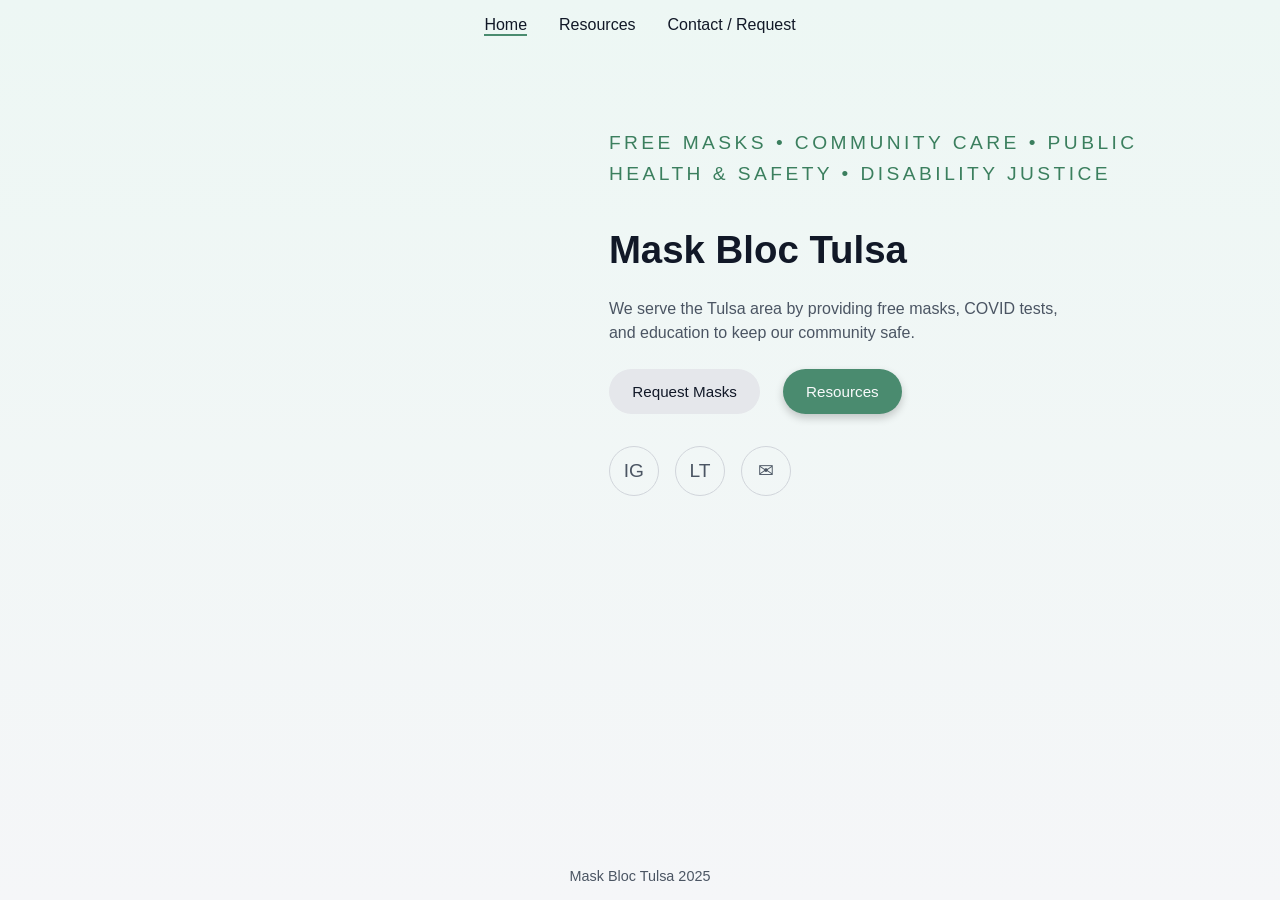
<file: index.html>
<!DOCTYPE html>
<html lang="en">
<head>
  <meta charset="UTF-8">
  <title>Mask Bloc Tulsa</title>
  <meta name="viewport" content="width=device-width, initial-scale=1.0">
  <meta name="description" content="Mask Bloc Tulsa provides free masks, COVID tests, and community care resources in Tulsa, Oklahoma.">
  <link rel="stylesheet" href="stylefinal.css">
</head>
  <body>
  <header class="site-header">
  <nav class="nav-center" aria-label="Primary navigation">
    <ul>
      <li><a href="index.html" class="active" aria-current="page">Home</a></li>
      <li><a href="indexresources.html">Resources</a></li>
      <li><a href="indexform.html">Contact / Request</a></li>
    </ul>
  </nav>
</header>

<main id="main" class="home-main">
<section class="intro-section" aria-labelledby="intro-heading">
  <div class="intro-image" role="img" aria-label="Downtown Tulsa skyline."></div>

  <div class="intro-content">
    <p class="intro-tagline">
      FREE MASKS • COMMUNITY CARE • PUBLIC <br> HEALTH &amp; SAFETY • DISABILITY JUSTICE
    </p>

    <h1 id="intro-heading">Mask Bloc Tulsa</h1>

    <p class="intro-lead">
      We serve the Tulsa area by providing free masks, COVID tests, <br> and education to keep our community safe.
    </p>

    <div class="intro-actions">
      <a href="indexform.html" class="button ghost">Request Masks</a>
      <a href="indexresources.html" class="button solid">Resources</a>
    </div>

    <div class="intro-social" aria-label="Social links">
  <a href="https://www.instagram.com/maskbloctulsa"
   class="icon-circle"
   aria-label="Mask Bloc Tulsa Instagram"
   target="_blank" rel="noopener noreferrer">
  IG
</a>
        <a href="https://linktr.ee/maskbloctulsa"
     class="icon-circle"
     aria-label="Mask Bloc Tulsa Linktree"
     target="_blank" rel="noopener noreferrer">
    LT
  </a>
      <a href="mailto:maskbloctulsa@proton.me" class="icon-circle" aria-label="Email">✉</a>
    </div>
  </div>
</section>
</main>
  
   <footer class="site-footer">
  <p>Mask Bloc Tulsa 2025</p>
</footer>
</body>
</html>
</file>
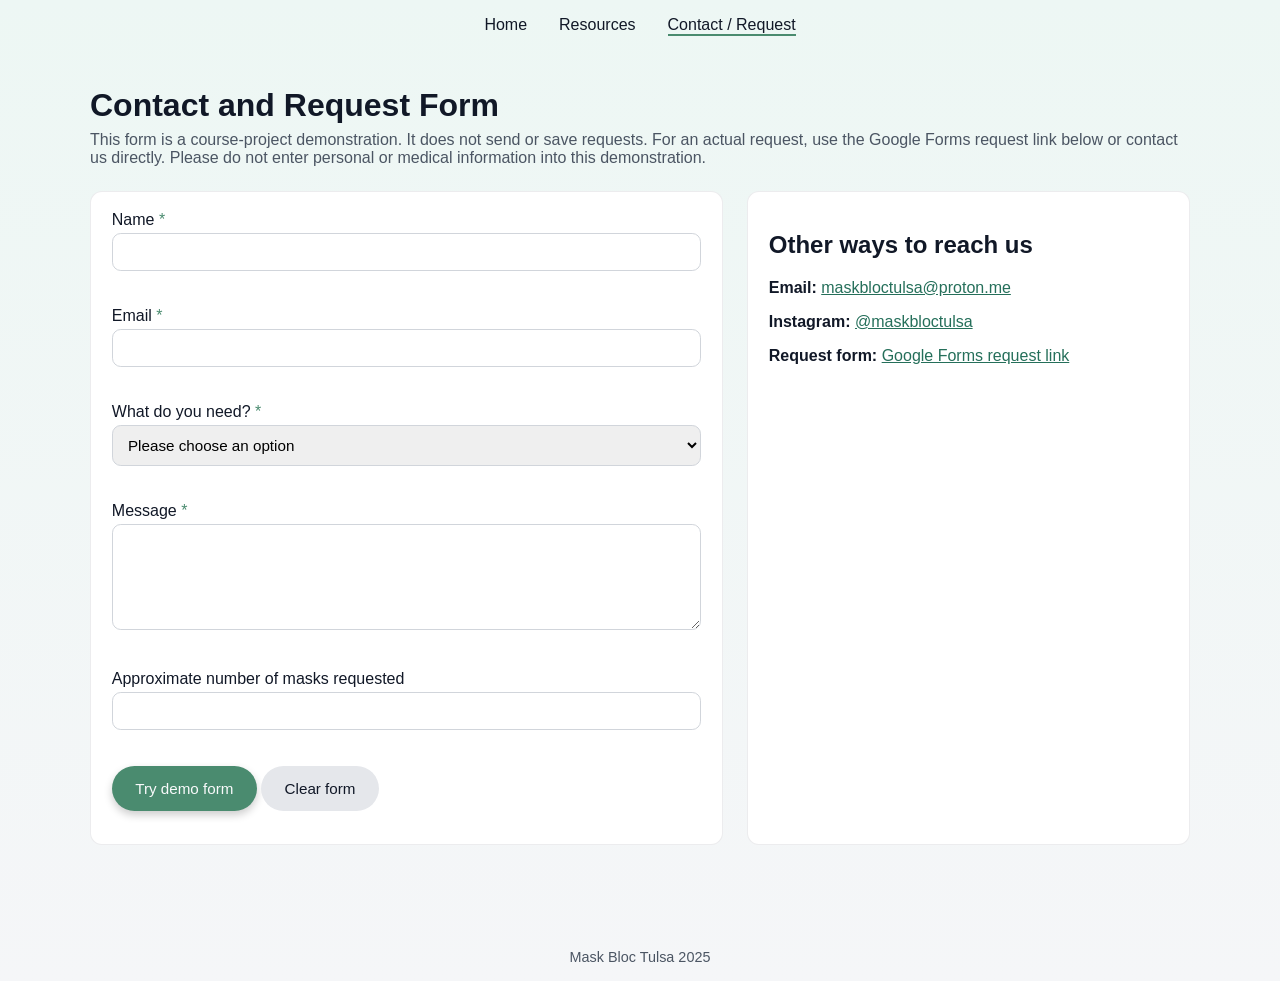
<file: indexform.html>
<!DOCTYPE html>
<html lang="en">
<head>
  <meta charset="UTF-8">
  <title>Contact & Request</title>
  <meta name="viewport" content="width=device-width, initial-scale=1">
  <meta name="description" content="Contact Mask Bloc Tulsa to request masks or tests, ask questions, or connect about community care.">
  <link rel="stylesheet" href="stylefinal.css">
</head>

<body>
  <header class="site-header">
    <nav class="nav-center" aria-label="Primary navigation">
      <ul>
        <li><a href="index.html">Home</a></li>
        <li><a href="indexresources.html">Resources</a></li>
        <li><a href="indexform.html" class="active" aria-current="page">Contact / Request</a></li>
      </ul>
    </nav>
  </header>

  <main id="main" class="contact-page">
    <header class="page-header">
      <h1>Contact and Request Form</h1>
      <p>
        This form is a course-project demonstration. It does not send or save requests. For an actual request, use the Google Forms request link below or contact us directly. Please do not enter personal or medical information into this demonstration.
      </p>
    </header>

    <section class="section contact-layout">
      <form id="contact-form" novalidate>
        <div class="form-group">
          <label for="name">Name <span class="required">*</span></label>
          <input id="name" aria-describedby="name-error" name="name" type="text" autocomplete="name" required minlength="2">
          <p class="field-error" id="name-error" aria-live="polite"></p>
        </div>

        <div class="form-group">
          <label for="email">Email <span class="required">*</span></label>
          <input id="email" aria-describedby="email-error" name="email" type="email" autocomplete="email" required>
          <p class="field-error" id="email-error" aria-live="polite"></p>
        </div>

        <div class="form-group">
          <label for="request-type">What do you need? <span class="required">*</span></label>
          <select id="request-type" aria-describedby="type-error" name="request-type" required>
            <option value="">Please choose an option</option>
            <option value="masks">Masks</option>
            <option value="tests">Tests</option>
            <option value="resources">Information / resources</option>
            <option value="other">Other</option>
          </select>
          <p class="field-error" id="type-error" aria-live="polite"></p>
        </div>

        <div class="form-group">
          <label for="message">Message <span class="required">*</span></label>
          <textarea id="message" aria-describedby="message-error" name="message" rows="5" required></textarea>
          <p class="field-error" id="message-error" aria-live="polite"></p>
        </div>

        <div class="form-group">
          <label for="quantity">Approximate number of masks requested</label>
          <input id="quantity" aria-describedby="quantity-error" name="quantity" type="number" min="1" max="200" inputmode="numeric">
          <p class="field-error" id="quantity-error" aria-live="polite"></p>
        </div>

        <button type="submit" class="button solid">Try demo form</button>
        <button type="reset" class="button ghost">Clear form</button>

        <p id="form-status" class="form-status" aria-live="polite"></p>
      </form>

      <aside class="contact-aside" aria-label="Other ways to reach us">
        <h2>Other ways to reach us</h2>
        <ul>
          <li>
            <strong>Email:</strong>
            <a href="mailto:maskbloctulsa@proton.me">maskbloctulsa@proton.me</a>
          </li>
          <li>
            <strong>Instagram:</strong>
            <a href="https://www.instagram.com/maskbloctulsa" target="_blank" rel="noopener noreferrer">
              @maskbloctulsa
            </a>
          </li>
          <li>
            <strong>Request form:</strong>
            <a href="https://docs.google.com/forms/d/e/1FAIpQLScXCysRrsnteTTtbfDTLBjh3Wr30AvzwsKqWALZVfNWAk24ow/viewform" target="_blank" rel="noopener noreferrer">
              Google Forms request link
            </a>
          </li>
        </ul>
      </aside>
    </section>
  </main>
  <script src="scriptfinal.js"></script>

  <footer class="site-footer">
  <p>Mask Bloc Tulsa 2025</p>
</footer>
</body>
</html>
</file>
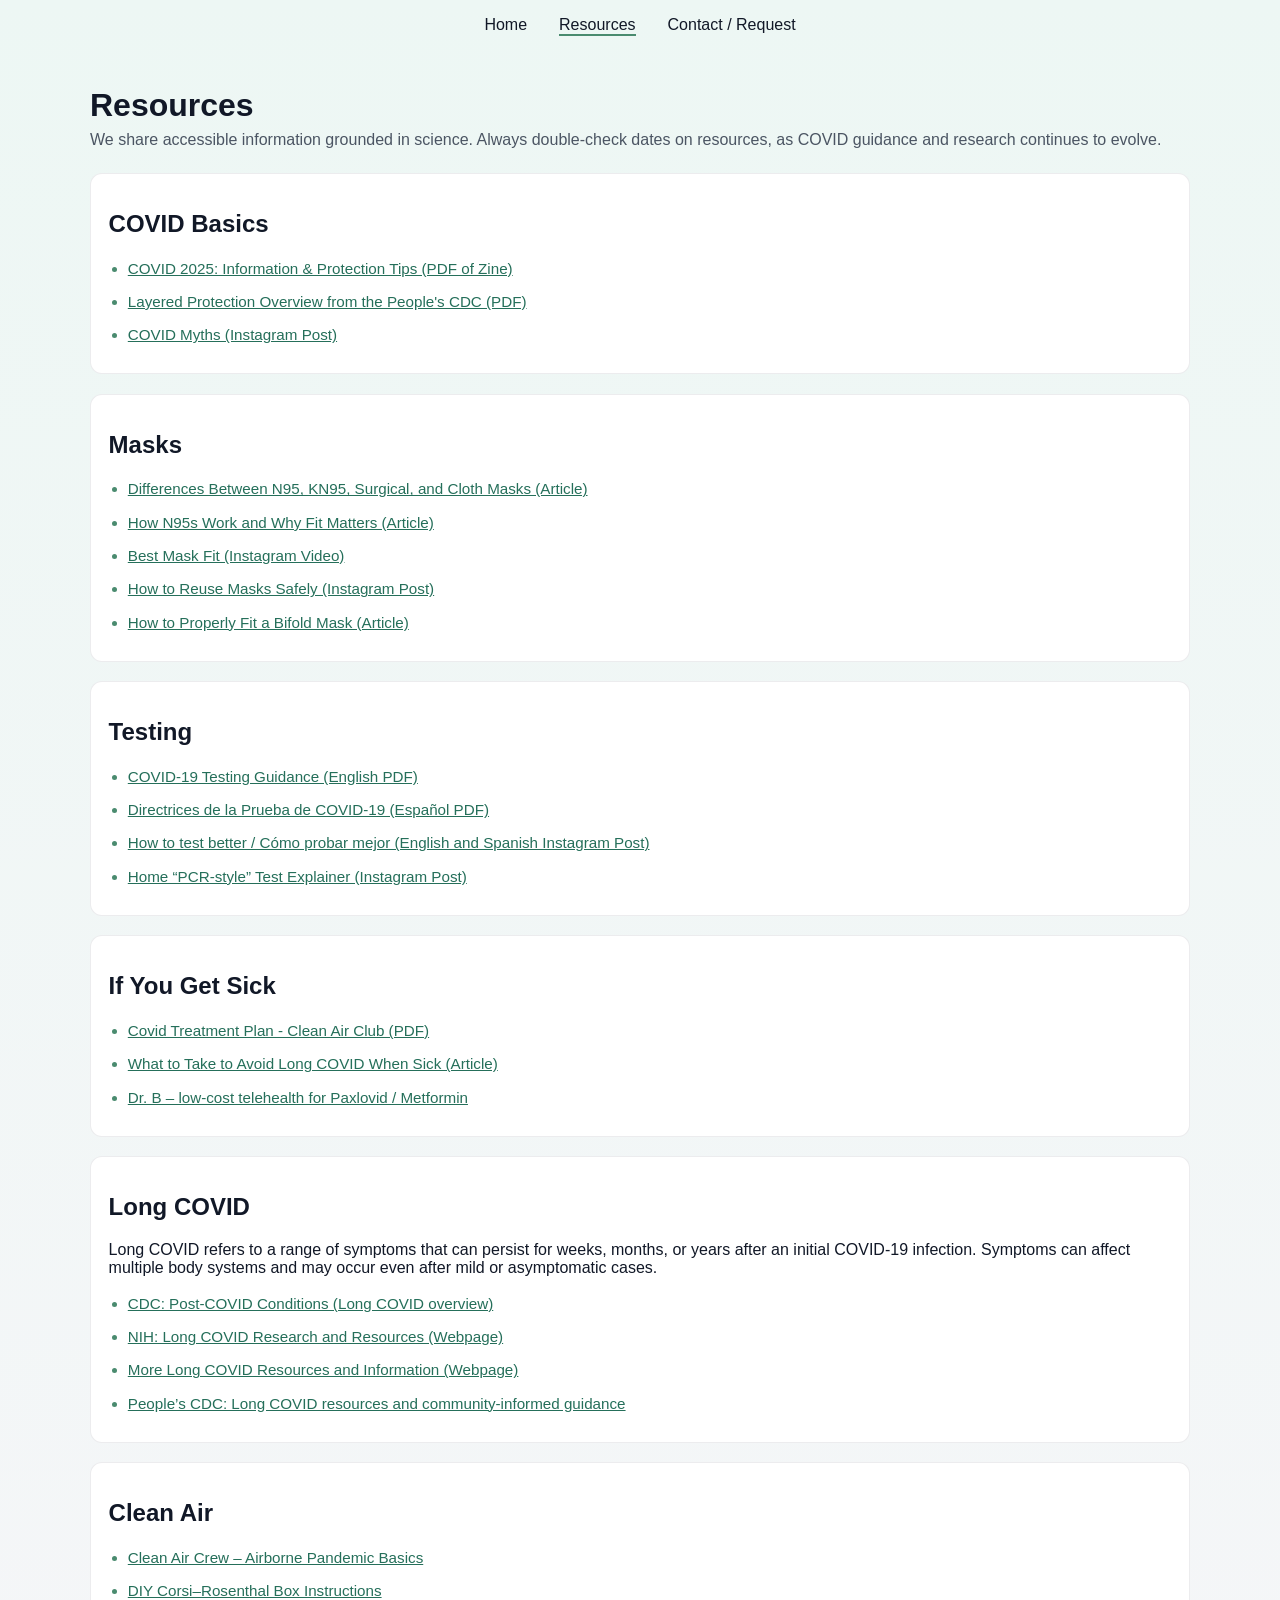
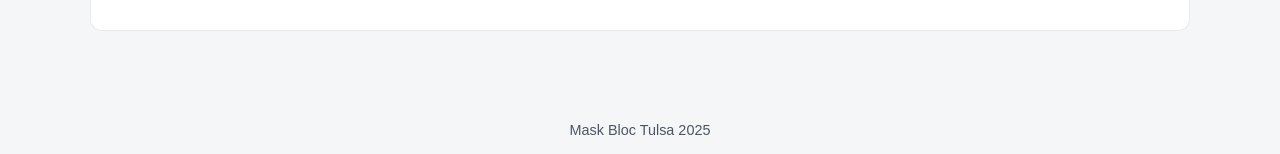
<file: indexresources.html>
<!DOCTYPE html>
<html lang="en">
<head>
  <meta charset="UTF-8">
  <title>Resources - Mask Bloc Tulsa</title>
  <meta name="viewport" content="width=device-width, initial-scale=1">
  <meta name="description" content="COVID safety, masks, testing, and clean air resources curated by Mask Bloc Tulsa.">
  <link rel="stylesheet" href="stylefinal.css">
</head>

<body>

  <header class="site-header">
    <nav class="nav-center" aria-label="Primary navigation">
      <ul>
        <li><a href="index.html">Home</a></li>
        <li><a href="indexresources.html" class="active" aria-current="page">Resources</a></li>
        <li><a href="indexform.html">Contact / Request</a></li>
      </ul>
    </nav>
  </header>

  <main id="main" class="resources-page">
    <header class="page-header">
      <h1>Resources</h1>
      <p>
        We share accessible information grounded in science. Always double-check dates on resources, as COVID guidance and research continues to evolve.
      </p>
    </header>

    <section class="section" id="covid101" aria-labelledby="heading-covid101">
      <h2 id="heading-covid101">COVID Basics</h2>
      <ul class="resource-list">
        <li>
          <a href="https://newlevant.com/uploads/art/COVIDzine_Digital_March2025.pdf" target="_blank" rel="noopener noreferrer">
            COVID 2025: Information &amp; Protection Tips (PDF of Zine)
          </a>
        </li>
        <li>
          <a href="https://peoplescdc.org/wp-content/uploads/2022/06/Layers-of-Protection.pdf" target="_blank" rel="noopener noreferrer">
            Layered Protection Overview from the People's CDC (PDF)
          </a>
        </li>
        <li>
          <a href="https://www.instagram.com/p/C5DupemNfU-/?utm_source=ig_web_copy_link&igsh=MzRlODBiNWFlZA%3D%3D" target="_blank" rel="noopener noreferrer">
            COVID Myths (Instagram Post)
          </a>
        </li>
      </ul>
    </section>

    <section class="section" id="masks" aria-labelledby="heading-masks">
      <h2 id="heading-masks">Masks</h2>
      <ul class="resource-list">
        <li>
          <a href="https://www.lung.org/lung-health-diseases/wellness/masks" target="_blank" rel="noopener noreferrer">
            Differences Between N95, KN95, Surgical, and Cloth Masks (Article)
          </a>
          </li>
        <li>
          <a href="https://www.wired.com/story/the-physics-of-the-n95-face-mask/" target="_blank" rel="noopener noreferrer">
            How N95s Work and Why Fit Matters (Article)
          </a>
        </li>
        <li>
          <a href="https://www.instagram.com/reel/Cxvo0_CMFe9/?utm_source=ig_web_copy_link&igsh=MTdlMjRlYjZlMQ%3D%3D" target="_blank" rel="noopener noreferrer">
            Best Mask Fit (Instagram Video)
          </a>
        </li>
        <li>
          <a href="https://www.instagram.com/p/Cif5ySJAHFO/?igsh=MTdlMjRlYjZlMQ%3D%3D&img_index=9" target="_blank" rel="noopener noreferrer">
            How to Reuse Masks Safely (Instagram Post)
          </a>
        </li>
        <li>
          <a href="https://medium.com/@sharynblum/how-to-properly-form-a-vertical-bifold-mask-14a4168781cf" target="_blank" rel="noopener noreferrer">
            How to Properly Fit a Bifold Mask (Article)
          </a>
        </li>
      </ul>
    </section>

    <section class="section" id="testing" aria-labelledby="heading-testing">
      <h2 id="heading-testing">Testing</h2>
      <ul class="resource-list">
        <li>
          <a href="https://covid19.ncdhhs.gov/testing-guidance/download?attachment" target="_blank" rel="noopener noreferrer">
            COVID-19 Testing Guidance (English PDF)
          </a>
        </li>
        <li>
          <a href="https://covid19.ncdhhs.gov/como-protegerte-ti-mismo-y-otros/download?attachment" target="_blank" rel="noopener noreferrer">
            Directrices de la Prueba de COVID-19 (Español PDF)
          </a>
        </li>
        <li>
          <a href="https://www.instagram.com/p/CxtG3K2Oe1W/?igsh=MTdlMjRlYjZlMQ%3D%3D&img_index=4" target="_blank" rel="noopener noreferrer">
            How to test better / Cómo probar mejor (English and Spanish Instagram Post)
          </a>
        </li>
        <li>
          <a href="https://www.instagram.com/p/C4WDqfuh0_2/" target="_blank" rel="noopener noreferrer">
            Home “PCR-style” Test Explainer (Instagram Post)
          </a>
        </li>
      </ul>
    </section>

    <section class="section" id="sick" aria-labelledby="heading-sick">
      <h2 id="heading-sick">If You Get Sick</h2>
      <ul class="resource-list">
        <li>
          <a href="https://img1.wsimg.com/blobby/go/7cef200f-e985-4fbb-8369-33c964059346/downloads/My%20Covid%2B%20Plan.pdf?ver=1710776601489" target="_blank" rel="noopener noreferrer">
            Covid Treatment Plan - Clean Air Club (PDF)
          </a>
        </li>
        <li>
          <a href="https://pharmd.substack.com/p/i-have-covid-what-should-my-kids">
            What to Take to Avoid Long COVID When Sick (Article)
          </a>
        </li>
        <li>
          <a href="https://drb.ai/" target="_blank" rel="noopener noreferrer">
            Dr. B – low-cost telehealth for Paxlovid / Metformin
          </a>
        </li>
      </ul>
    </section>
    <section class="section" id="long-covid" aria-labelledby="heading-long-covid">
  <h2 id="heading-long-covid">Long COVID</h2>

  <p>
    Long COVID refers to a range of symptoms that can persist for weeks, months,
    or years after an initial COVID-19 infection. Symptoms can affect multiple
    body systems and may occur even after mild or asymptomatic cases.
  </p>

  <ul class="resource-list">
    <li>
      <a href="https://www.cdc.gov/long-covid/about/index.html?CDC_AA_refVal=https%3A%2F%2Fwww.cdc.gov%2Fcovid%2Flong-term-effects%2Findex.html"
         target="_blank" rel="noopener noreferrer">
        CDC: Post-COVID Conditions (Long COVID overview)
      </a>
    </li>

    <li>
      <a href="https://www.nhlbi.nih.gov/covid/long-covid"
         target="_blank" rel="noopener noreferrer">
        NIH: Long COVID Research and Resources (Webpage)
      </a>
    </li>

    <li>
      <a href="https://longcovid.physio/resources"
         target="_blank" rel="noopener noreferrer">
        More Long COVID Resources and Information (Webpage)
      </a>
    </li>

    <li>
      <a href="https://peoplescdc.org/long-covid/"
         target="_blank" rel="noopener noreferrer">
        People’s CDC: Long COVID resources and community-informed guidance
      </a>
    </li>
  </ul>
</section>

    <section class="section" id="clean-air" aria-labelledby="heading-clean-air">
      <h2 id="heading-clean-air">Clean Air</h2>
      <ul class="resource-list">
        <li>
          <a href="https://cleanaircrew.org" target="_blank" rel="noopener noreferrer">
            Clean Air Crew – Airborne Pandemic Basics
          </a>
        </li>
        <li>
          <a href="https://cleanaircrew.org/box-fan-filters/" target="_blank" rel="noopener noreferrer">
            DIY Corsi–Rosenthal Box Instructions
          </a>
        </li>
      </ul>
    </section>
  </main>
  <script src="scriptfinal.js"></script>

  <footer class="site-footer">
  <p>Mask Bloc Tulsa 2025</p>
</footer>
</body>
</html>
</file>
<file: stylefinal.css>
* {
  box-sizing: border-box;
}

html {
  scroll-behavior: smooth;
}

body {
  margin: 0;
  min-height: 100vh;
  font-family: Arial, Helvetica, sans-serif;
  background: linear-gradient(#edf7f4, #f5f6f8);
  color: #111827;
  display: flex;
  flex-direction: column;
}

/* Footer */
.site-footer {
  margin-top: 2rem;
  padding: 1rem 0;
  text-align: center;
}

.site-footer p {
  margin: 0;
  font-size: 0.9rem;
  color: #4b5563;
}

/* Nav */

.site-header {
  background: none;
  border: none;
  padding: 1rem 0 0.5rem;
}

.nav-center ul {
  list-style: none;
  display: flex;
  justify-content: center;
  gap: 2rem;
  margin: 0;
  padding: 0;
}

.nav-center a {
  text-decoration: none;
  font-size: 1rem;
  font-weight: 500;
  color: #111827;
  position: relative;
}

.nav-center a:hover,
.nav-center a:focus-visible,
.nav-center a.active {
  text-decoration: none;
}

/* Underline hover effect */
.nav-center a::after {
  content: "";
  position: absolute;
  left: 0;
  bottom: -3px;
  width: 0;
  height: 2px;
  background: #4a8b6f;
  transition: width 0.2s ease;
}

.nav-center a:hover::after,
.nav-center a.active::after {
  width: 100%;
}

.nav-center a:focus-visible::after {
  width: 100%;
}


/* Main layout */
main {
  flex: 1;
  padding: 1.5rem;
}

/* Home Intro Layout */
.intro-section {
  display: grid;
  grid-template-columns: 1.2fr 1.5fr;
  min-height: 60vh;
}

.intro-image {
  background-image: url("https://media.istockphoto.com/id/1050312428/photo/tulsa-oklahoma-usa-skyline.jpg?s=2048x2048&w=is&k=20&c=V7iH6K_vGFphR4CRc3bz3VhpzlDLJLMasCC9rtkYzvM=");
  min-height: 250px;
  background-size: cover;
  background-position: center;
}

.intro-content {
  padding: 3rem 2.5rem;
  display: flex;
  flex-direction: column;
  justify-content: center;
}

.intro-tagline {
  font-size: 1.2rem;
  letter-spacing: 0.18em;
  text-transform: uppercase;
  color: #3b7f5e;
  line-height: 1.6;
  margin: 0 0 0.4rem;
}

.intro-content h1 {
  font-size: 2.4rem;
  margin-bottom: 0.6rem;
}


.intro-lead {
  color: #4b5563;
  max-width: 35rem;
  line-height: 1.5;
  margin-bottom: 1.5rem;
}

/* Buttons */
.intro-actions {
  display: flex;
  flex-wrap: wrap;
  gap: 1.4rem;
  margin-bottom: 1rem;
}

.button {
  display: inline-flex;
  align-items: center;
  justify-content: center;
  border-radius: 999px;
  padding: 0.8rem 1.4rem;
  font-size: 0.95rem;
  font-weight: 500;
  border: 1px solid transparent;
  text-decoration: none;
  transition: background 0.15s ease;
}

.button.solid {
  background: #4a8b6f;
  color: #f9fafb;
  box-shadow: 0 4px 8px rgba(0, 0, 0, 0.2);
}

.button.ghost {
  background: #e5e7eb;
  color: #111827;
}

.button.solid:hover {
  background: #3f7f65;
}

.button.ghost:hover {
  background: #d1d5db;
}

/* Social icons row */
.intro-social {
  display: flex;
  align-items: center;
  gap: 1rem;
  margin-top: 1rem;
}

.intro-social a {
  text-decoration: none;
}

.icon-circle {
  display: inline-flex;
  align-items: center;
  justify-content: center;
  width: 50px;
  height: 50px;
  border-radius: 999px;
  border: 1px solid #d1d5db;
  font-size: 1.2rem;
  color: #4b5563;
}

/* Page header */
.page-header {
  max-width: 1100px;
  margin: 0 auto 1.5rem;
}

.page-header h1 {
  margin-bottom: 0.4rem;
}

.page-header p {
  margin: 0;
  color: #4b5563;
}

/* Resources page sections */
.resources-page .section {
  max-width: 1100px;
  margin: 0 auto 1.2rem;
  padding: 1rem 1.1rem;
  border-radius: 12px;
  background: #ffffff;
  border: 1px solid rgba(15, 23, 42, 0.08);
}

.resource-list {
  list-style: disc;
  padding-left: 1.2rem;
  margin: 0.5rem 0 0;
}

.resource-list li {
  margin-bottom: 0.75rem;
}

.resource-list li::marker {
  color: #4a8b6f;
}

.resource-list a {
  color: #256f5a;
  text-decoration: underline;
  font-size: 0.95rem;
  line-height: 1.4;
}

.resource-list a:hover,
.resource-list a:focus-visible {
  color: #1f5a48;
  text-decoration-thickness: 2px;
}

/* Contact layout */
.contact-layout {
  max-width: 1100px;
  margin: 0 auto 2rem;
  display: grid;
  grid-template-columns: minmax(0, 2fr) minmax(0, 1.4fr);
  gap: 1.5rem;
}

.contact-layout form,
.contact-aside {
  background: #ffffff;
  border-radius: 12px;
  border: 1px solid rgba(15, 23, 42, 0.08);
  padding: 1.2rem 1.3rem;
  min-width: 0;
}

.contact-aside ul {
  list-style: none;
  padding: 0;
  margin: 0.5rem 0 0;
}

.contact-aside li {
  margin-bottom: 1rem;
}

.form-group {
  margin-bottom: 1rem;
}

.form-group label {
  display: block;
  font-weight: 500;
  margin-bottom: 0.25rem;
}

.required {
  color: #4a8b6f;
}

input,
select,
textarea {
  width: 100%;
  padding: 0.6rem 0.7rem;
  border-radius: 0.55rem;
  border: 1px solid #d1d5db;
  font-family: inherit;
  font-size: 0.95rem;
}

input:focus-visible,
select:focus-visible,
textarea:focus-visible {
  outline: 2px solid #4a8b6f;
  outline-offset: 1px;
}

.field-error {
  min-height: 1rem;
  margin: 0.25rem 0 0;
  font-size: 0.8rem;
  color: #dc2626;
}

.field-hint {
  margin: 0.2rem 0 0;
  font-size: 0.8rem;
  color: #4b5563;
}

.form-status {
  margin-top: 0.9rem;
  font-size: 0.9rem;
}

/* Links (general) */
a { 
  color: #256f5a; 
}

a:hover,
a:focus-visible {
  text-decoration: underline;
}

/* Highlight effect for form status messages */
.highlight {
  background-color: #e0f2ef;
  padding: 0.5rem;
  border-radius: 4px;
}

/* Responsive */
@media (max-width: 900px) {
  .intro-section {
    grid-template-columns: 1fr;
  }

  .intro-content {
    padding: 2rem 1.5rem;
  }
  
  .intro-content h1 {
    font-size: 2rem;
  }

  .contact-layout {
    grid-template-columns: 1fr;
  }
}

@media (max-width: 600px) {
  .intro-actions {
    gap: 1rem;
  }
  
  .intro-image {
    min-height: 200px;
  }
  
  .intro-content h1 {
    font-size: 1.8rem;
  }
}

/* Keep the original home layout while allowing it to fill the page. */
.home-main { padding: 0; }
.nav-center ul { flex-wrap: wrap; padding: 0 1rem; }
input, select, textarea { max-width: 100%; }
a { overflow-wrap: anywhere; }
@media (max-width: 600px) {
  .nav-center ul { gap: 1rem; }
}
@media (prefers-reduced-motion: reduce) {
  html { scroll-behavior: auto; }
  * { transition: none !important; }
}
</file>
